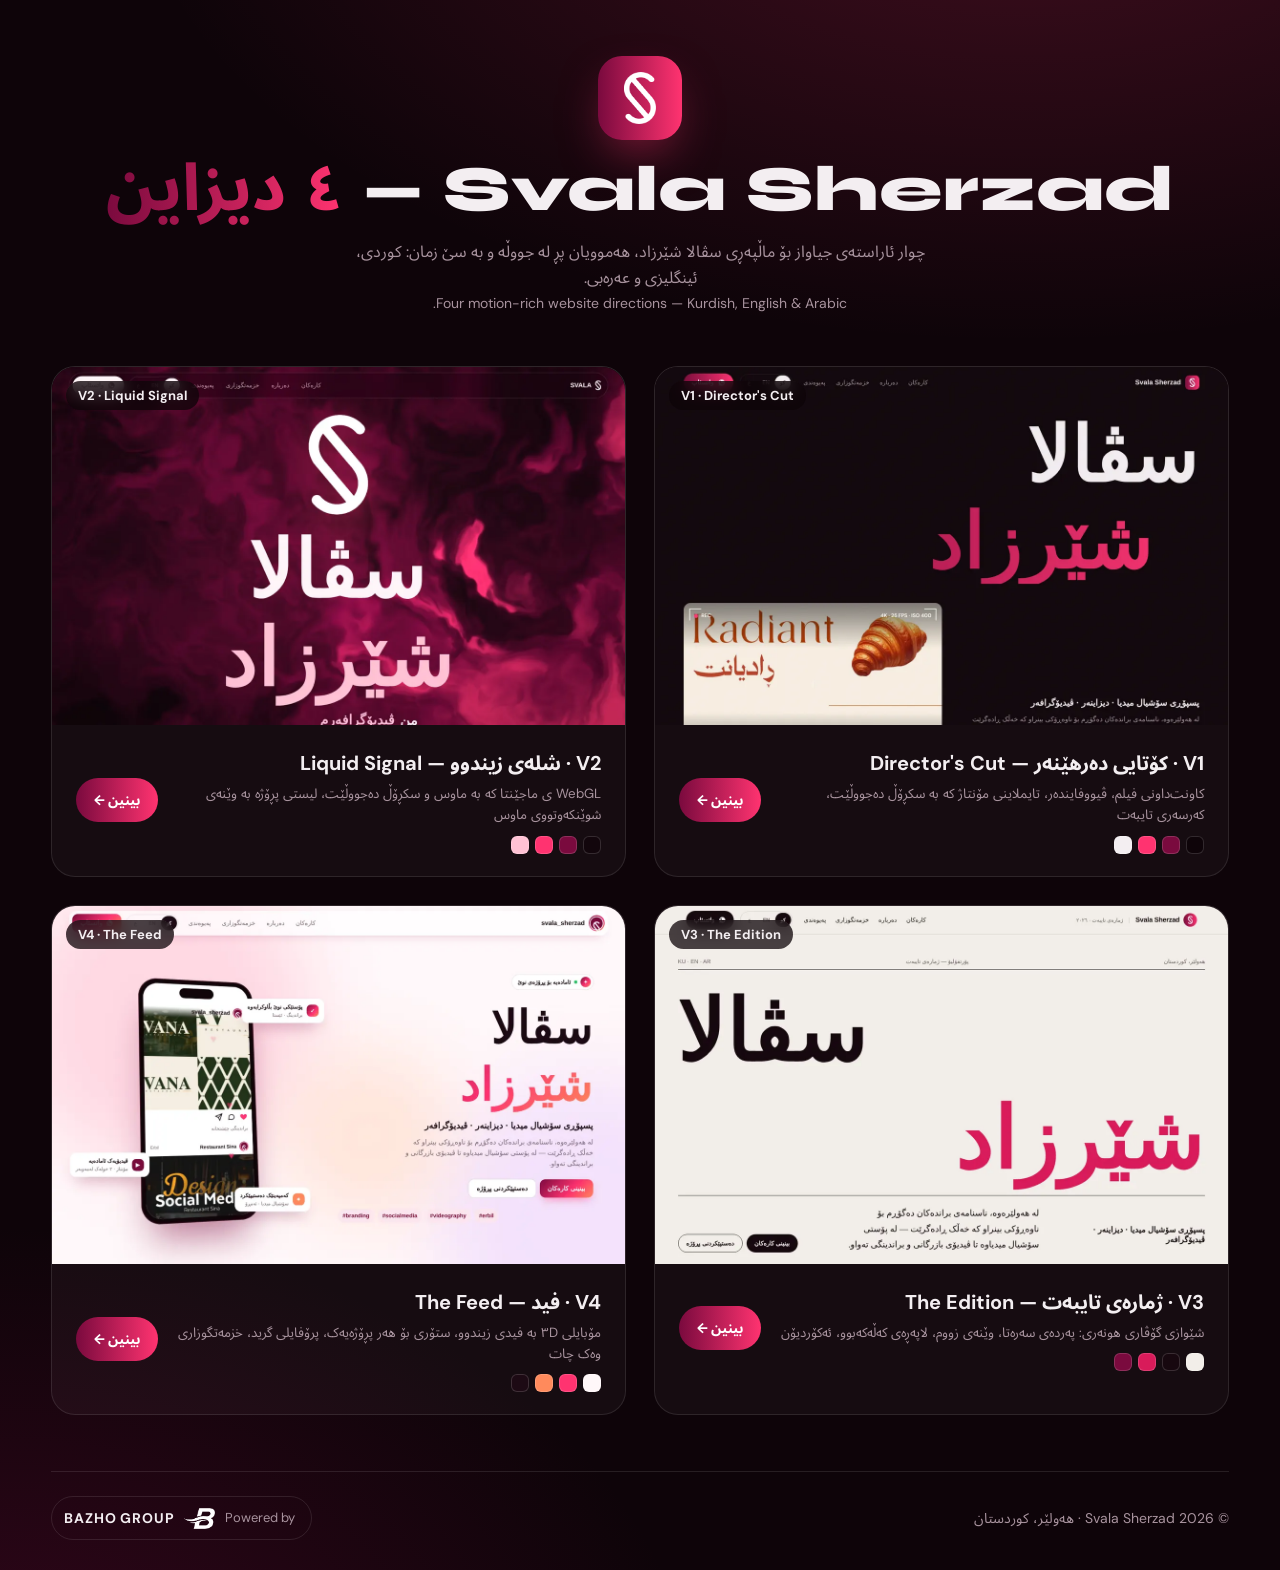
<file: index.html>
<!DOCTYPE html>
<html lang="ckb" dir="rtl">
<head>
<meta charset="utf-8">
<meta name="viewport" content="width=device-width,initial-scale=1">
<title>Svala Sherzad — 4 Website Versions</title>
<meta name="description" content="Four website directions for Svala Sherzad — Social Media Specialist, designer and videographer in Erbil.">
<link rel="icon" href="assets/mark.png">
<link rel="preconnect" href="https://fonts.googleapis.com"><link rel="preconnect" href="https://fonts.gstatic.com" crossorigin>
<link href="https://fonts.googleapis.com/css2?family=Syne:wght@700;800&family=DM+Sans:wght@400;500;700&family=Noto+Sans+Arabic:wght@400;600;800&display=swap" rel="stylesheet">
<style>
/* VOICE: a quiet gallery wall for four bold directions.
   IDEA: a screening room — four reels lit on a dark wall.
   PICTURE: four large live-preview cards that tilt toward the pointer.
   COLOUR and TYPE: plum-black, bone, logo gradient; Syne + DM Sans, Noto Sans Arabic.
   LAYOUT: logo + title, 2×2 cards, Bazho footer. */
:root{color-scheme:dark;--bg:#0e0409;--ink:#f3eef1;--mute:#a8939e;--line:rgba(255,255,255,.1);--mag:#ff3370;--grad:linear-gradient(90deg,#7a0a3e,#ff3370)}
*{box-sizing:border-box;min-width:0}
body{margin:0;min-height:100vh;background:radial-gradient(900px 500px at 80% -10%,rgba(255,51,112,.22),transparent),radial-gradient(700px 500px at 0% 110%,rgba(122,10,62,.35),transparent),var(--bg);color:var(--ink);font:16px/1.6 "DM Sans","Noto Sans Arabic",sans-serif}
.wrap{width:min(1280px,92vw);margin:auto;padding:56px 0 30px}
header{display:grid;justify-items:center;text-align:center;gap:16px;margin-bottom:50px}
.mk{width:84px;height:84px;border-radius:24px;background:var(--grad);display:grid;place-items:center;box-shadow:0 20px 50px -15px rgba(255,51,112,.6);animation:fl 5s ease-in-out infinite}
.mk img{height:52px}
@keyframes fl{50%{transform:translateY(-8px) rotate(-4deg)}}
h1{margin:0;font:800 clamp(34px,5vw,64px)/1.05 "Syne","Noto Sans Arabic",sans-serif}
h1 span{background:var(--grad);-webkit-background-clip:text;background-clip:text;color:transparent}
header p{margin:0;color:var(--mute);max-width:600px}
.grid{display:grid;grid-template-columns:repeat(2,minmax(0,1fr));gap:28px;perspective:1600px}
.v{display:block;text-decoration:none;color:inherit;border-radius:24px;background:rgba(255,255,255,.035);border:1px solid var(--line);overflow:hidden;transition:transform .5s cubic-bezier(.2,.8,.2,1),border-color .4s,box-shadow .4s;transform-style:preserve-3d;opacity:0;transform:translateY(40px);animation:in .9s cubic-bezier(.2,.8,.2,1) forwards}
.v:nth-child(2){animation-delay:.1s}.v:nth-child(3){animation-delay:.2s}.v:nth-child(4){animation-delay:.3s}
@keyframes in{to{opacity:1;transform:none}}
.v:hover{border-color:var(--mag);box-shadow:0 40px 80px -30px rgba(255,51,112,.5)}
.v:focus-visible{outline:2px solid var(--mag);outline-offset:4px}
.pv{aspect-ratio:16/10;overflow:hidden;position:relative;background:#1a0911}
.pv img{width:100%;height:100%;object-fit:cover;object-position:top;transition:transform 1.4s cubic-bezier(.2,.8,.2,1)}
.v:hover .pv img{transform:scale(1.06)}
.pv .tag{position:absolute;top:14px;inset-inline-start:14px;background:rgba(14,4,9,.75);backdrop-filter:blur(8px);padding:6px 12px;border-radius:999px;font:700 13px "DM Sans",sans-serif;direction:ltr}
.info{padding:22px 24px;display:flex;justify-content:space-between;gap:16px;align-items:center}
.info b{display:block;font-size:20px}
.info small{color:var(--mute);display:block;margin-top:4px}
.sw{display:flex;gap:6px;margin-top:10px}.sw i{width:18px;height:18px;border-radius:6px;border:1px solid rgba(255,255,255,.15)}
.go{flex:none;background:var(--grad);color:#fff;border-radius:999px;padding:11px 18px;font-weight:700;font-size:14px;white-space:nowrap}
footer{display:flex;flex-wrap:wrap;justify-content:space-between;align-items:center;gap:14px;margin-top:56px;padding-top:24px;border-top:1px solid var(--line);color:var(--mute);font-size:14px}
.bz{display:inline-flex;align-items:center;gap:10px;text-decoration:none;color:var(--ink);padding:8px 16px 8px 12px;border:1px solid var(--line);border-radius:999px;min-height:44px;transition:border-color .3s,transform .3s}
.bz:hover{border-color:var(--mag);transform:translateY(-2px)}
.bz img{height:21px}.bz b{letter-spacing:.06em;font-size:14px}.bz span{font-size:13px;color:var(--mute)}
@media(max-width:820px){.grid{grid-template-columns:minmax(0,1fr)}}
@media(max-width:520px){.info{flex-direction:column;align-items:flex-start}}
@media(prefers-reduced-motion:reduce){.v{animation:none;opacity:1;transform:none}.mk{animation:none}}
</style>
</head>
<body>
<div class="wrap">
  <header>
    <div class="mk"><img src="assets/mark.png" alt="Svala Sherzad"></div>
    <h1>Svala Sherzad — <span>٤ دیزاین</span></h1>
    <p>چوار ئاراستەی جیاواز بۆ ماڵپەڕی سڤالا شێرزاد، هەموویان پڕ لە جووڵە و بە سێ زمان: کوردی، ئینگلیزی و عەرەبی.<br><span style="font-size:14px">Four motion-rich website directions — Kurdish, English & Arabic.</span></p>
  </header>
  <div class="grid">
    <a class="v" href="v1/"><div class="pv"><img src="assets/prev-v1.webp" alt="V1 preview"><span class="tag">V1 · Director's Cut</span></div>
      <div class="info"><div><b>V1 · کۆتایی دەرهێنەر — Director's Cut</b><small>کاونت‌داونی فیلم، ڤیووفایندەر، تایملاینی مۆنتاژ کە بە سکڕۆڵ دەجووڵێت، کەرسەری تایبەت</small><div class="sw"><i style="background:#0e0409"></i><i style="background:#7a0a3e"></i><i style="background:#ff3370"></i><i style="background:#f3eef1"></i></div></div><span class="go">بینین ←</span></div></a>
    <a class="v" href="v2/"><div class="pv"><img src="assets/prev-v2.webp" alt="V2 preview"><span class="tag">V2 · Liquid Signal</span></div>
      <div class="info"><div><b>V2 · شلەی زیندوو — Liquid Signal</b><small>WebGL ی ماجێنتا کە بە ماوس و سکڕۆڵ دەجووڵێت، لیستی پڕۆژە بە وێنەی شوێنکەوتووی ماوس</small><div class="sw"><i style="background:#12060c"></i><i style="background:#7a0a3e"></i><i style="background:#ff3370"></i><i style="background:#ffc2d4"></i></div></div><span class="go">بینین ←</span></div></a>
    <a class="v" href="v3/"><div class="pv"><img src="assets/prev-v3.webp" alt="V3 preview"><span class="tag">V3 · The Edition</span></div>
      <div class="info"><div><b>V3 · ژمارەی تایبەت — The Edition</b><small>شێوازی گۆڤاری هونەری: پەردەی سەرەتا، وێنەی زووم، لاپەڕەی کەڵەکەبوو، ئەکۆردیۆن</small><div class="sw"><i style="background:#f2eee9"></i><i style="background:#17080f"></i><i style="background:#d81b5a"></i><i style="background:#7a0a3e"></i></div></div><span class="go">بینین ←</span></div></a>
    <a class="v" href="v4/"><div class="pv"><img src="assets/prev-v4.webp" alt="V4 preview"><span class="tag">V4 · The Feed</span></div>
      <div class="info"><div><b>V4 · فید — The Feed</b><small>مۆبایلی ٣D بە فیدی زیندوو، ستۆری بۆ هەر پڕۆژەیەک، پرۆفایلی گرید، خزمەتگوزاری وەک چات</small><div class="sw"><i style="background:#fff7f9"></i><i style="background:#ff3370"></i><i style="background:#ff8a5c"></i><i style="background:#1d0a14"></i></div></div><span class="go">بینین ←</span></div></a>
  </div>
  <footer><span>© 2026 Svala Sherzad · هەولێر، کوردستان</span><a class="bz" href="https://bazho.pages.dev" target="_blank" rel="noopener"><span>Powered by</span><img src="assets/bazho-white.png" alt=""><b>BAZHO GROUP</b></a></footer>
</div>
<script>
{const r=matchMedia('(prefers-reduced-motion:reduce)').matches;if(!r&&matchMedia('(hover:hover)').matches)document.querySelectorAll('.v').forEach(c=>{c.addEventListener('pointermove',e=>{const b=c.getBoundingClientRect(),x=(e.clientX-b.left)/b.width-.5,y=(e.clientY-b.top)/b.height-.5;c.style.transform=`rotateY(${x*8}deg) rotateX(${-y*8}deg) translateY(-6px)`});c.addEventListener('pointerleave',()=>c.style.transform='')})}
</script>
</body>
</html>
</file>
